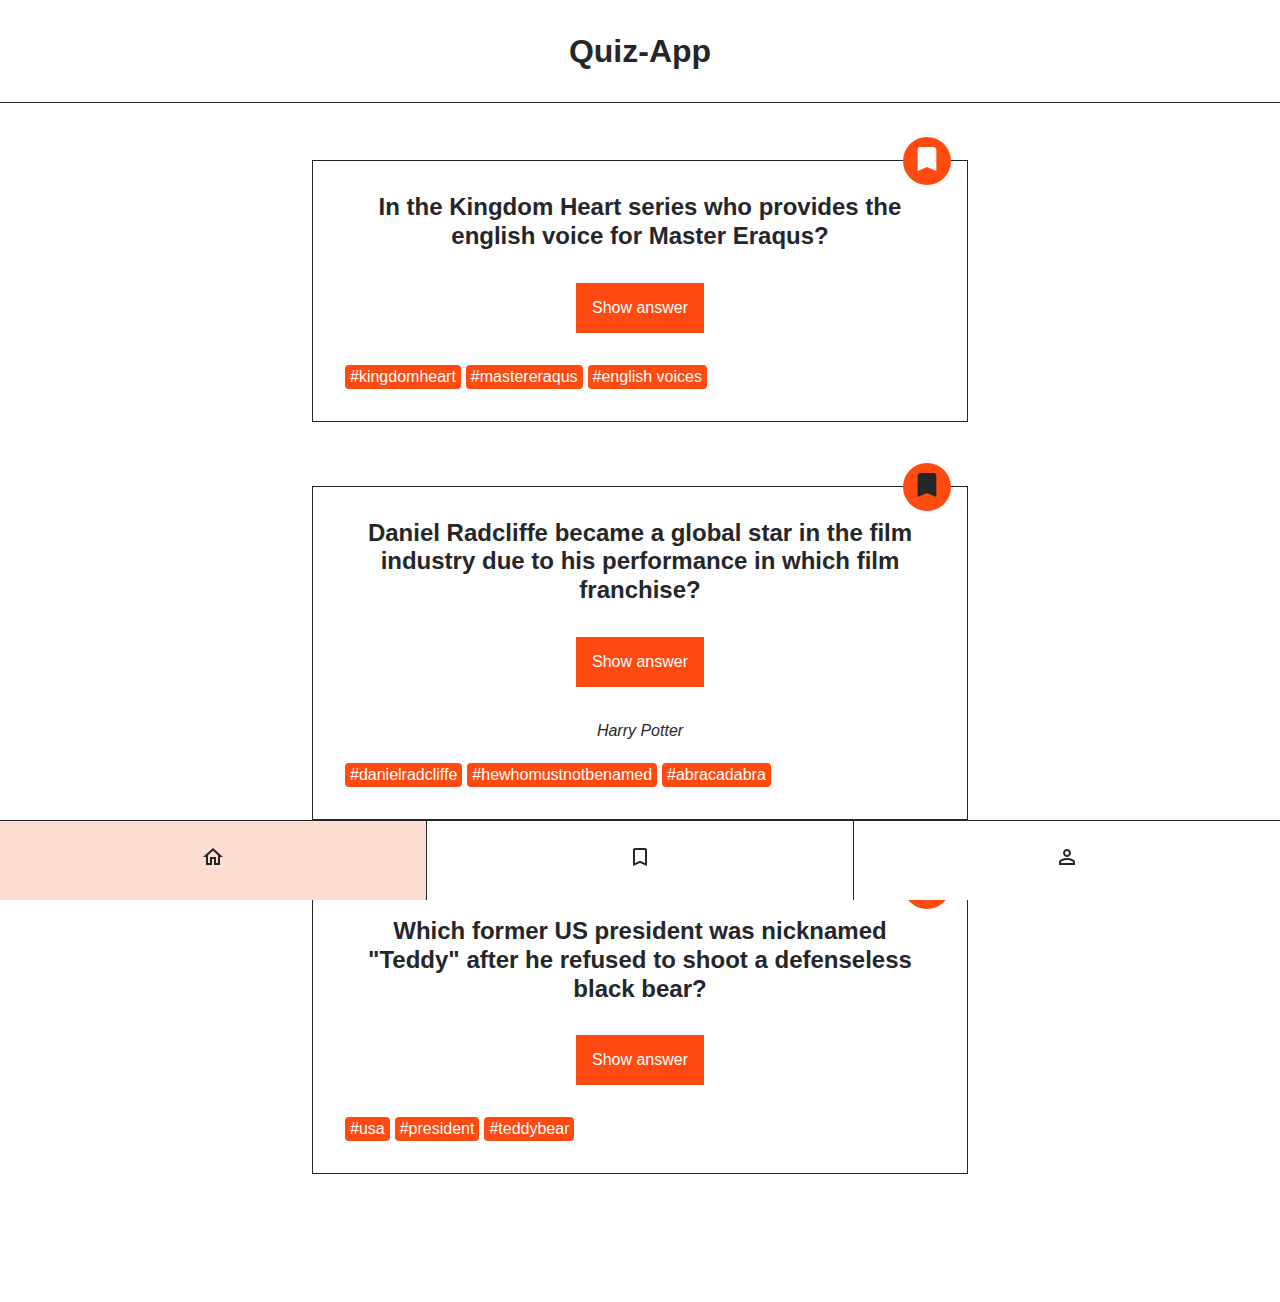
<file: index.html>
<!DOCTYPE html>
<html lang="en">
  <head>
    <meta charset="UTF-8" />
    <meta http-equiv="X-UA-Compatible" content="IE=edge" />
    <meta name="viewport" content="width=device-width, initial-scale=1.0" />
    <title>Quiz-App</title>
    <link rel="stylesheet" href="./styles.css" />
    <script src="./index.js" defer></script>
  </head>
  <body>
    <header class="header">
      <h1 class="header__title">Quiz-App</h1>
    </header>
    <main>
      <ul class="card-list">
        <!--
                FIRST CARD
              -->
        <li class="card-list__item">
          <article class="card" data-js="card">
            <h2 class="card__question">
              In the Kingdom Heart series who provides the english voice for
              Master Eraqus?
            </h2>
            <button
              class="card__button-answer"
              type="button"
              data-js="show-answer"
            >
              Show answer
            </button>
            <p class="card__answer" data-js="answer">Mark Hamill</p>
            <ul class="card__tag-list">
              <li class="card__tag-list-item">#kingdomheart</li>
              <li class="card__tag-list-item">#mastereraqus</li>
              <li class="card__tag-list-item">#english voices</li>
            </ul>
            <div class="card__button-bookmark">
              <button
                class="bookmark"
                aria-label="bookmark"
                type="button"
                data-js="bookmark-button"
              >
                <svg
                  class="bookmark__icon"
                  xmlns="http://www.w3.org/2000/svg"
                  viewbox="0 0 24 24"
                  data-js="bookmark-svg"
                >
                  <path
                    d="M17 3H7c-1.1 0-2 .9-2 2v16l7-3 7 3V5c0-1.1-.9-2-2-2z"
                  />
                </svg>
              </button>
            </div>
          </article>
        </li>
        <!--
                SECOND CARD
              -->
        <li class="card-list__item">
          <article class="card">
            <h2 class="card__question">
              Daniel Radcliffe became a global star in the film industry due to
              his performance in which film franchise?
            </h2>
            <button class="card__button-answer" type="button">
              Show answer
            </button>
            <p class="card__answer card__answer--active">Harry Potter</p>
            <ul class="card__tag-list">
              <li class="card__tag-list-item">#danielradcliffe</li>
              <li class="card__tag-list-item">#hewhomustnotbenamed</li>
              <li class="card__tag-list-item">#abracadabra</li>
            </ul>
            <div class="card__button-bookmark">
              <button
                class="bookmark bookmark--active"
                aria-label="bookmark"
                type="button"
              >
                <svg
                  class="bookmark__icon"
                  xmlns="http://www.w3.org/2000/svg"
                  viewbox="0 0 24 24"
                >
                  <path
                    d="M17 3H7c-1.1 0-2 .9-2 2v16l7-3 7 3V5c0-1.1-.9-2-2-2z"
                  />
                </svg>
              </button>
            </div>
          </article>
        </li>
        <!--
                THIRD CARD
              -->
        <li class="card-list__item">
          <article class="card">
            <h2 class="card__question">
              Which former US president was nicknamed &quot;Teddy&quot; after he
              refused to shoot a defenseless black bear?
            </h2>
            <button class="card__button-answer" type="button">
              Show answer
            </button>
            <p class="card__answer">Theodore Roosevelt</p>
            <ul class="card__tag-list">
              <li class="card__tag-list-item">#usa</li>
              <li class="card__tag-list-item">#president</li>
              <li class="card__tag-list-item">#teddybear</li>
            </ul>
            <div class="card__button-bookmark">
              <button class="bookmark" aria-label="bookmark" type="button">
                <svg
                  class="bookmark__icon"
                  xmlns="http://www.w3.org/2000/svg"
                  viewbox="0 0 24 24"
                >
                  <path
                    d="M17 3H7c-1.1 0-2 .9-2 2v16l7-3 7 3V5c0-1.1-.9-2-2-2z"
                  />
                </svg>
              </button>
            </div>
          </article>
        </li>
      </ul>
    </main>

    <nav class="navigation">
      <ul class="navigation__list">
        <li class="navigation__list-item navigation__list-item--active">
          <a
            class="navigation__link"
            href="/index.html"
            aria-label="go to home page"
          >
            <svg
              xmlns="http://www.w3.org/2000/svg"
              height="24px"
              viewbox="0 0 24 24"
              width="24px"
            >
              <path
                d="M12 5.69l5 4.5V18h-2v-6H9v6H7v-7.81l5-4.5M12 3L2 12h3v8h6v-6h2v6h6v-8h3L12 3z"
              />
            </svg>
          </a>
        </li>
        <li class="navigation__list-item">
          <a
            class="navigation__link"
            href="/bookmarks.html"
            aria-label="go to bookmarks page"
          >
            <svg
              xmlns="http://www.w3.org/2000/svg"
              height="24px"
              viewbox="0 0 24 24"
              width="24px"
            >
              <path
                d="M17 3H7c-1.1 0-2 .9-2 2v16l7-3 7 3V5c0-1.1-.9-2-2-2zm0 15l-5-2.18L7 18V5h10v13z"
              />
            </svg>
          </a>
        </li>
        <li class="navigation__list-item">
          <a
            class="navigation__link"
            href="/profile.html"
            aria-label="go to profile page"
          >
            <svg
              xmlns="http://www.w3.org/2000/svg"
              height="24px"
              viewbox="0 0 24 24"
              width="24px"
            >
              <path
                d="M12 6c1.1 0 2 .9 2 2s-.9 2-2 2-2-.9-2-2 .9-2 2-2m0 9c2.7 0 5.8 1.29 6 2v1H6v-.99c.2-.72 3.3-2.01 6-2.01m0-11C9.79 4 8 5.79 8 8s1.79 4 4 4 4-1.79 4-4-1.79-4-4-4zm0 9c-2.67 0-8 1.34-8 4v3h16v-3c0-2.66-5.33-4-8-4z"
              />
            </svg>
          </a>
        </li>
      </ul>
    </nav>
  </body>
</html>
</file>
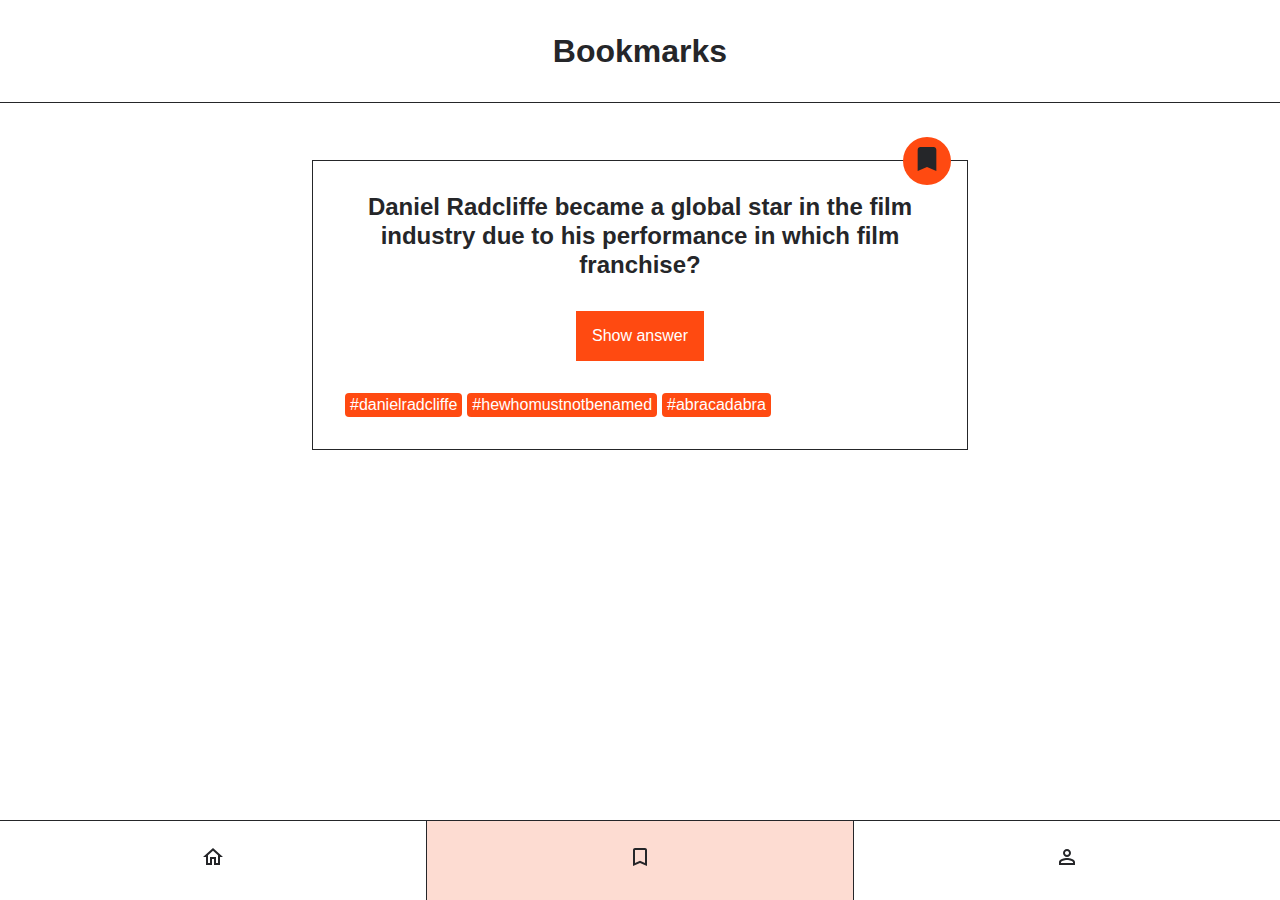
<file: bookmarks.html>
<!DOCTYPE html>
<html lang="en">
  <head>
    <meta charset="UTF-8" />
    <meta http-equiv="X-UA-Compatible" content="IE=edge" />
    <meta name="viewport" content="width=device-width, initial-scale=1.0" />
    <title>Quiz-App</title>
    <link rel="stylesheet" href="./styles.css" />
  </head>
  <body>
    <header class="header">
      <h1 class="header__title">Bookmarks</h1>
    </header>
    <main>
      <ul class="card-list">
        <li class="card-list__item">
          <article class="card">
            <h2 class="card__question">
              Daniel Radcliffe became a global star in the film industry due to
              his performance in which film franchise?
            </h2>
            <button class="card__button-answer" type="button">
              Show answer
            </button>
            <p class="card__answer">Harry Potter</p>
            <ul class="card__tag-list">
              <li class="card__tag-list-item">#danielradcliffe</li>
              <li class="card__tag-list-item">#hewhomustnotbenamed</li>
              <li class="card__tag-list-item">#abracadabra</li>
            </ul>
            <div class="card__button-bookmark">
              <button
                class="bookmark bookmark--active"
                aria-label="bookmark"
                type="button"
              >
                <svg
                  class="bookmark__icon"
                  xmlns="http://www.w3.org/2000/svg"
                  viewbox="0 0 24 24"
                >
                  <path
                    d="M17 3H7c-1.1 0-2 .9-2 2v16l7-3 7 3V5c0-1.1-.9-2-2-2z"
                  />
                </svg>
              </button>
            </div>
          </article>
        </li>
      </ul>
    </main>

    <nav class="navigation">
      <ul class="navigation__list">
        <li class="navigation__list-item">
          <a
            class="navigation__link"
            href="/index.html"
            aria-label="go to home page"
          >
            <svg
              xmlns="http://www.w3.org/2000/svg"
              height="24px"
              viewbox="0 0 24 24"
              width="24px"
            >
              <path
                d="M12 5.69l5 4.5V18h-2v-6H9v6H7v-7.81l5-4.5M12 3L2 12h3v8h6v-6h2v6h6v-8h3L12 3z"
              />
            </svg>
          </a>
        </li>
        <li class="navigation__list-item navigation__list-item--active">
          <a
            class="navigation__link"
            href="/bookmarks.html"
            aria-label="go to bookmarks page"
          >
            <svg
              xmlns="http://www.w3.org/2000/svg"
              height="24px"
              viewbox="0 0 24 24"
              width="24px"
            >
              <path
                d="M17 3H7c-1.1 0-2 .9-2 2v16l7-3 7 3V5c0-1.1-.9-2-2-2zm0 15l-5-2.18L7 18V5h10v13z"
              />
            </svg>
          </a>
        </li>
        <li class="navigation__list-item">
          <a
            class="navigation__link"
            href="/profile.html"
            aria-label="go to profile page"
          >
            <svg
              xmlns="http://www.w3.org/2000/svg"
              height="24px"
              viewbox="0 0 24 24"
              width="24px"
            >
              <path
                d="M12 6c1.1 0 2 .9 2 2s-.9 2-2 2-2-.9-2-2 .9-2 2-2m0 9c2.7 0 5.8 1.29 6 2v1H6v-.99c.2-.72 3.3-2.01 6-2.01m0-11C9.79 4 8 5.79 8 8s1.79 4 4 4 4-1.79 4-4-1.79-4-4-4zm0 9c-2.67 0-8 1.34-8 4v3h16v-3c0-2.66-5.33-4-8-4z"
              />
            </svg>
          </a>
        </li>
      </ul>
    </nav>
  </body>
</html>
</file>
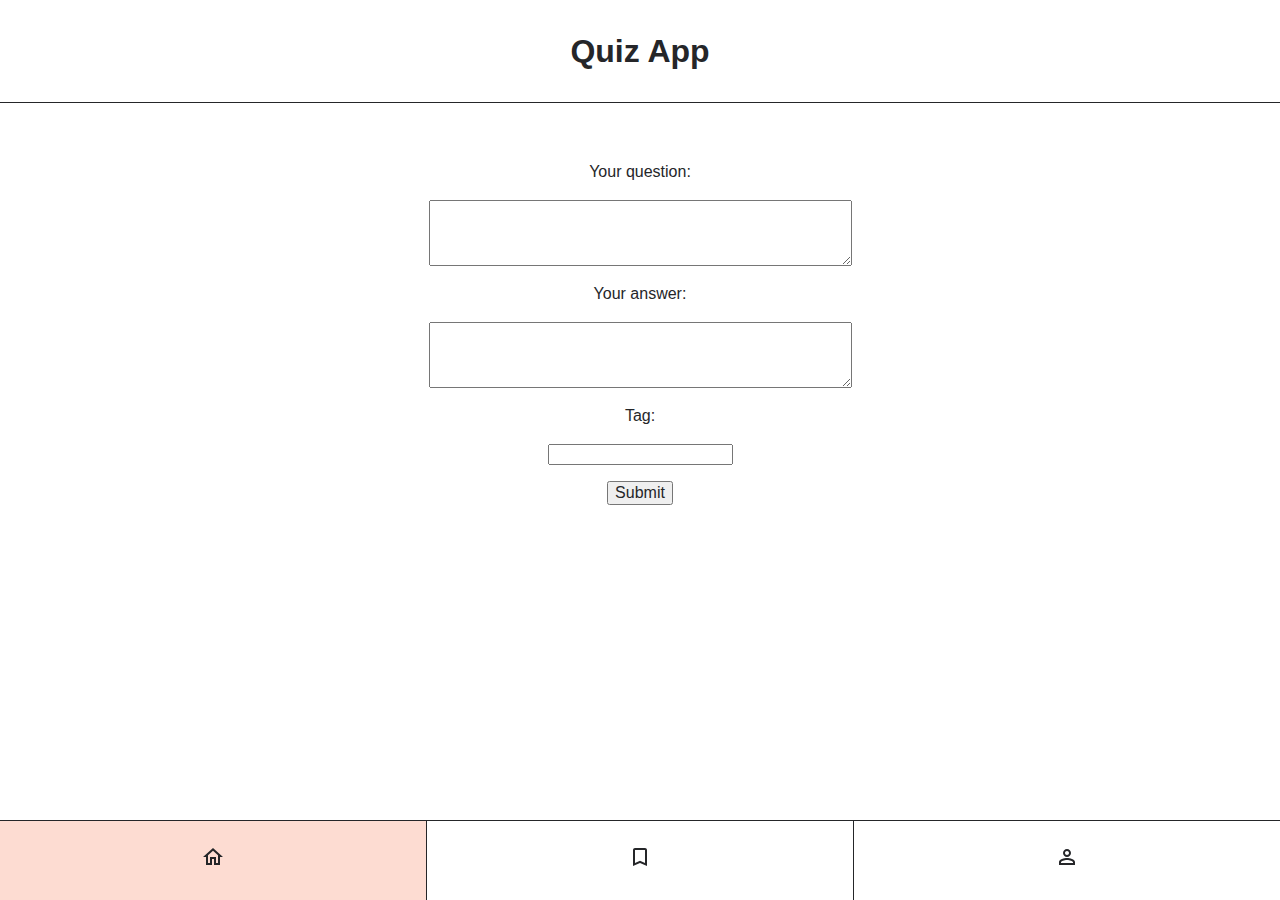
<file: form.html>
<!DOCTYPE html>
<html lang="en">
  <head>
    <meta charset="UTF-8" />
    <meta http-equiv="X-UA-Compatible" content="IE=edge" />
    <meta name="viewport" content="width=device-width, initial-scale=1.0" />
    <title>Quiz-App</title>
    <link rel="stylesheet" href="./styles.css" />
    <script src="./index.js" defer></script>
  </head>
  <body>
    <header class="header">
      <h1 class="header__title">Quiz App</h1>
    </header>
    <main>
      <form>
        <label for="question">Your question:</label>
        <textarea
          id="question"
          name="question"
          rows="4"
          cols="50"
          required
        ></textarea>

        <label for="answer">Your answer:</label>
        <textarea
          id="answer"
          name="answer"
          rows="4"
          cols="50"
          required
        ></textarea>

        <label for="tag">Tag:</label>
        <input type="text" id="tag" name="tag" required />

        <button type="submit">Submit</button>
      </form>
    </main>

    <nav class="navigation">
      <ul class="navigation__list">
        <li class="navigation__list-item navigation__list-item--active">
          <a
            class="navigation__link"
            href="/index.html"
            aria-label="go to home page"
          >
            <svg
              xmlns="http://www.w3.org/2000/svg"
              height="24px"
              viewbox="0 0 24 24"
              width="24px"
            >
              <path
                d="M12 5.69l5 4.5V18h-2v-6H9v6H7v-7.81l5-4.5M12 3L2 12h3v8h6v-6h2v6h6v-8h3L12 3z"
              />
            </svg>
          </a>
        </li>
        <li class="navigation__list-item">
          <a
            class="navigation__link"
            href="/bookmarks.html"
            aria-label="go to bookmarks page"
          >
            <svg
              xmlns="http://www.w3.org/2000/svg"
              height="24px"
              viewbox="0 0 24 24"
              width="24px"
            >
              <path
                d="M17 3H7c-1.1 0-2 .9-2 2v16l7-3 7 3V5c0-1.1-.9-2-2-2zm0 15l-5-2.18L7 18V5h10v13z"
              />
            </svg>
          </a>
        </li>
        <li class="navigation__list-item">
          <a
            class="navigation__link"
            href="/profile.html"
            aria-label="go to profile page"
          >
            <svg
              xmlns="http://www.w3.org/2000/svg"
              height="24px"
              viewbox="0 0 24 24"
              width="24px"
            >
              <path
                d="M12 6c1.1 0 2 .9 2 2s-.9 2-2 2-2-.9-2-2 .9-2 2-2m0 9c2.7 0 5.8 1.29 6 2v1H6v-.99c.2-.72 3.3-2.01 6-2.01m0-11C9.79 4 8 5.79 8 8s1.79 4 4 4 4-1.79 4-4-1.79-4-4-4zm0 9c-2.67 0-8 1.34-8 4v3h16v-3c0-2.66-5.33-4-8-4z"
              />
            </svg>
          </a>
        </li>
      </ul>
    </nav>
  </body>
</html>
</file>
<file: styles.css>
@import "./global.css";

@import "./components/bookmark/bookmark.css";
@import "./components/card-list/card-list.css";
@import "./components/card/card.css";
@import "./components/header/header.css";
@import "./components/navigation/navigation.css";
@import "./components/profile/profile.css";
@import "./components/counter-list/counter-list.css";
@import "./components/form/form.css";
</file>
